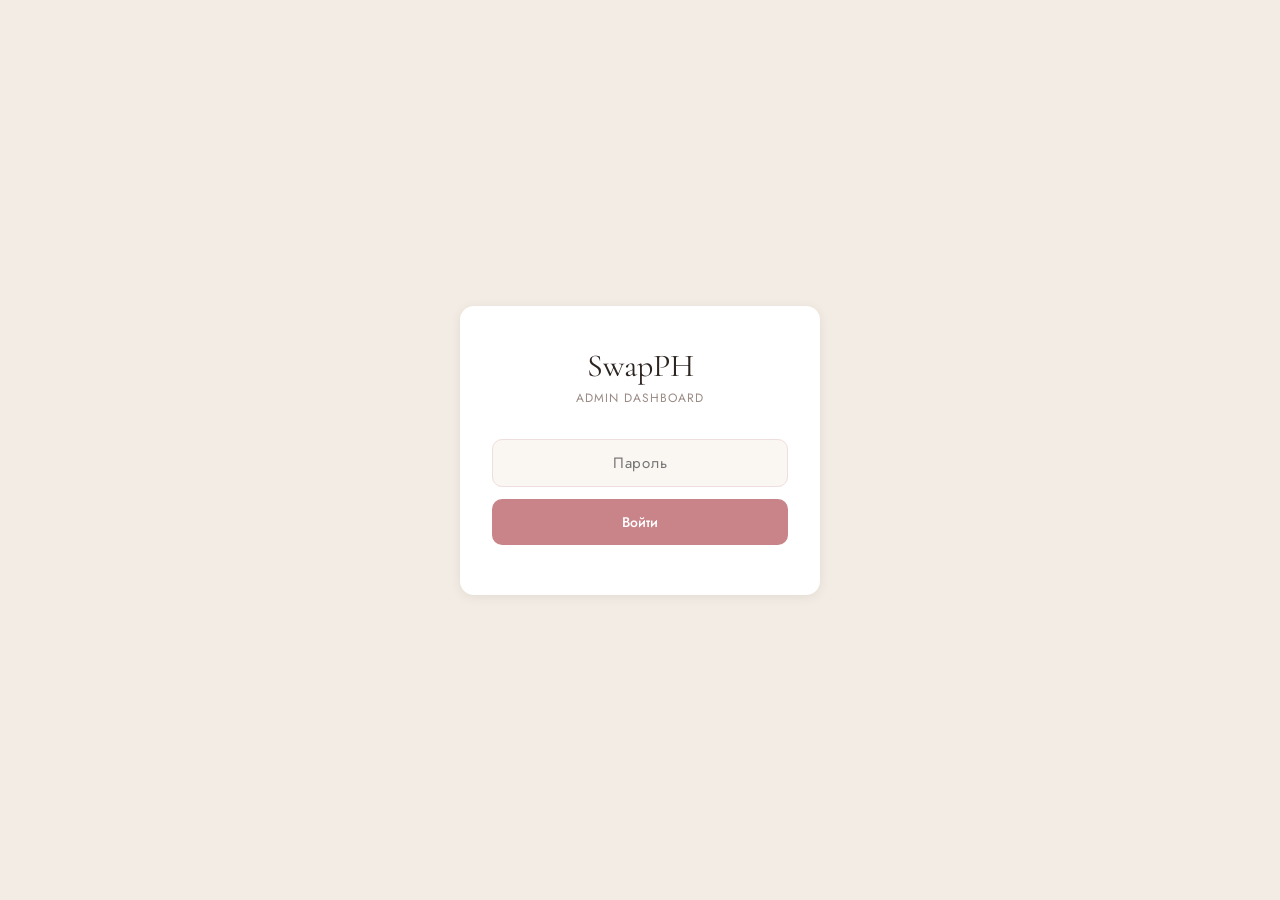
<file: admin.html>
<!DOCTYPE html>
<html lang="ru">
<head>
  <meta charset="UTF-8">
  <meta name="viewport" content="width=device-width, initial-scale=1.0">
  <title>SwapPH Admin</title>
  <link rel="preconnect" href="https://fonts.googleapis.com">
  <link href="https://fonts.googleapis.com/css2?family=Cormorant+Garamond:wght@400;500;600&family=Jost:wght@300;400;500&display=swap" rel="stylesheet">
  <style>
    *, *::before, *::after { box-sizing: border-box; margin: 0; padding: 0; }

    :root {
      --rose: #c9848a;
      --rose-dusty: #a8636a;
      --rose-light: #f0dde0;
      --cream: #faf6f1;
      --sand: #f2ece4;
      --text: #2c2420;
      --text-muted: #9a8a85;
      --white: #ffffff;
      --radius: 14px;
      --shadow: 0 2px 12px rgba(0,0,0,0.07);
      --font-display: 'Cormorant Garamond', serif;
      --font-body: 'Jost', sans-serif;
    }

    body {
      font-family: var(--font-body);
      background: var(--sand);
      color: var(--text);
      min-height: 100vh;
    }

    /* LOGIN */
    .login-screen {
      display: flex;
      align-items: center;
      justify-content: center;
      min-height: 100vh;
      padding: 20px;
    }

    .login-card {
      background: var(--white);
      border-radius: var(--radius);
      padding: 40px 32px;
      width: 100%;
      max-width: 360px;
      box-shadow: var(--shadow);
      text-align: center;
    }

    .login-logo {
      font-family: var(--font-display);
      font-size: 32px;
      margin-bottom: 4px;
    }

    .login-sub {
      font-size: 12px;
      color: var(--text-muted);
      text-transform: uppercase;
      letter-spacing: 0.08em;
      margin-bottom: 32px;
    }

    .login-input {
      width: 100%;
      padding: 12px 16px;
      border: 1px solid var(--rose-light);
      border-radius: 10px;
      font-family: var(--font-body);
      font-size: 15px;
      outline: none;
      background: var(--cream);
      color: var(--text);
      margin-bottom: 12px;
      text-align: center;
      letter-spacing: 0.05em;
      transition: border-color 0.2s;
    }

    .login-input:focus { border-color: var(--rose); }

    .login-btn {
      width: 100%;
      padding: 13px;
      background: var(--rose);
      color: white;
      border: none;
      border-radius: 10px;
      font-family: var(--font-body);
      font-size: 14px;
      font-weight: 500;
      cursor: pointer;
      transition: background 0.2s;
    }

    .login-btn:hover { background: var(--rose-dusty); }
    .login-error { color: var(--rose-dusty); font-size: 13px; margin-top: 10px; }

    /* DASHBOARD */
    .dashboard { display: none; max-width: 900px; margin: 0 auto; padding: 32px 20px 60px; }

    .dash-header {
      display: flex;
      align-items: baseline;
      gap: 16px;
      margin-bottom: 8px;
    }

    .dash-logo { font-family: var(--font-display); font-size: 32px; }
    .dash-subtitle { font-size: 11px; color: var(--text-muted); text-transform: uppercase; letter-spacing: 0.08em; }

    .dash-meta {
      font-size: 12px;
      color: var(--text-muted);
      margin-bottom: 28px;
    }

    .metrics-grid {
      display: grid;
      grid-template-columns: repeat(4, 1fr);
      gap: 12px;
      margin-bottom: 28px;
    }

    @media (max-width: 600px) {
      .metrics-grid { grid-template-columns: 1fr 1fr; }
    }

    .metric-card {
      background: var(--white);
      border-radius: var(--radius);
      padding: 20px 16px;
      box-shadow: var(--shadow);
      text-align: center;
    }

    .metric-value {
      font-family: var(--font-display);
      font-size: 48px;
      color: var(--rose-dusty);
      line-height: 1;
      margin-bottom: 8px;
    }

    .metric-label {
      font-size: 11px;
      color: var(--text-muted);
      text-transform: uppercase;
      letter-spacing: 0.05em;
    }

    .section-title {
      font-size: 11px;
      color: var(--text-muted);
      text-transform: uppercase;
      letter-spacing: 0.08em;
      margin-bottom: 12px;
    }

    .type-row {
      display: flex;
      gap: 10px;
      flex-wrap: wrap;
      margin-bottom: 6px;
    }

    .badge {
      display: inline-block;
      font-size: 12px;
      font-weight: 500;
      padding: 5px 14px;
      border-radius: 20px;
      letter-spacing: 0.03em;
    }

    .badge-swap { background: var(--cream); border: 1px solid var(--rose-light); color: var(--rose-dusty); }
    .badge-sale { background: var(--rose); color: white; }
    .badge-free { background: #e8f0e6; color: #5a7a52; }
    .badge-week { background: var(--sand); color: var(--text-muted); border: 1px solid var(--rose-light); }

    .new-week {
      font-size: 12px;
      color: var(--rose-dusty);
      margin: 8px 0 28px;
    }

    .recent-section {
      background: var(--white);
      border-radius: var(--radius);
      box-shadow: var(--shadow);
      overflow: hidden;
      margin-bottom: 20px;
    }

    .recent-header {
      padding: 16px 20px 12px;
      border-bottom: 1px solid var(--rose-light);
    }

    .listing-row {
      display: flex;
      align-items: center;
      gap: 14px;
      padding: 12px 20px;
      border-bottom: 1px solid var(--rose-light);
      cursor: pointer;
      transition: background 0.15s;
      text-decoration: none;
      color: inherit;
    }

    .listing-row:last-child { border-bottom: none; }
    .listing-row:hover { background: var(--cream); }

    .listing-thumb {
      width: 48px;
      height: 48px;
      border-radius: 8px;
      overflow: hidden;
      flex-shrink: 0;
      background: var(--rose-light);
    }

    .listing-thumb img { width: 100%; height: 100%; object-fit: cover; }

    .listing-info { flex: 1; }
    .listing-title-text { font-size: 14px; font-weight: 500; margin-bottom: 2px; overflow: hidden; white-space: nowrap; text-overflow: ellipsis; }
    .listing-date { font-size: 11px; color: var(--text-muted); }

    .badge-sm { font-size: 10px; padding: 3px 10px; }

    .actions {
      display: flex;
      gap: 10px;
      align-items: center;
    }

    .btn-refresh {
      padding: 10px 20px;
      background: transparent;
      border: 1px solid var(--rose-light);
      border-radius: 10px;
      font-family: var(--font-body);
      font-size: 13px;
      color: var(--rose-dusty);
      cursor: pointer;
      transition: all 0.2s;
    }

    .btn-refresh:hover { background: var(--rose-light); }

    .btn-logout {
      padding: 10px 20px;
      background: transparent;
      border: 1px solid var(--rose-light);
      border-radius: 10px;
      font-family: var(--font-body);
      font-size: 13px;
      color: var(--text-muted);
      cursor: pointer;
    }

    .spinner {
      display: inline-block;
      width: 14px; height: 14px;
      border: 2px solid var(--rose-light);
      border-top-color: var(--rose);
      border-radius: 50%;
      animation: spin 0.7s linear infinite;
      vertical-align: middle;
      margin-right: 6px;
    }

    @keyframes spin { to { transform: rotate(360deg); } }

    .btn-hide {
      padding: 5px 12px;
      background: transparent;
      border: 1px solid var(--rose-light);
      border-radius: 8px;
      font-family: var(--font-body);
      font-size: 12px;
      color: var(--text-muted);
      cursor: pointer;
      flex-shrink: 0;
      transition: all 0.15s;
    }
    .btn-hide:hover { background: var(--rose-light); color: var(--rose-dusty); }
    .btn-hide:disabled { opacity: 0.5; cursor: not-allowed; }
  </style>
</head>
<body>

  <!-- LOGIN -->
  <div class="login-screen" id="login-screen">
    <div class="login-card">
      <div class="login-logo">SwapPH</div>
      <div class="login-sub">Admin Dashboard</div>
      <input type="password" class="login-input" id="password-input" placeholder="Пароль" autocomplete="current-password">
      <button class="login-btn" id="login-btn">Войти</button>
      <div class="login-error" id="login-error"></div>
    </div>
  </div>

  <!-- DASHBOARD -->
  <div class="dashboard" id="dashboard">
    <div class="dash-header">
      <span class="dash-logo">SwapPH</span>
      <span class="dash-subtitle">Admin Dashboard</span>
    </div>
    <div class="dash-meta" id="dash-meta">Загрузка...</div>

    <div class="metrics-grid" id="metrics-grid">
      <div class="metric-card"><div class="metric-value">—</div><div class="metric-label">Пользователей</div></div>
      <div class="metric-card"><div class="metric-value">—</div><div class="metric-label">Активных</div></div>
      <div class="metric-card"><div class="metric-value">—</div><div class="metric-label">Хотят</div></div>
      <div class="metric-card"><div class="metric-value">—</div><div class="metric-label">Avg wants</div></div>
    </div>

    <p class="section-title">По городам</p>
    <div class="metrics-grid" id="city-grid" style="margin-bottom: 28px"></div>

    <p class="section-title">По типу</p>
    <div class="type-row" id="type-row"></div>
    <div class="new-week" id="new-week"></div>

    <div class="recent-section">
      <div class="recent-header">
        <p class="section-title" style="margin:0">Последние объявления</p>
      </div>
      <div id="recent-list"></div>
    </div>

    <div class="actions">
      <button class="btn-refresh" id="refresh-btn">↺ Обновить</button>
      <button class="btn-logout" id="logout-btn">Выйти</button>
    </div>
  </div>

  <script>
    const ENDPOINT = 'https://aoasoksilellqvkfwcal.supabase.co/functions/v1/swapph-metrics';
    const ADMIN_ENDPOINT = 'https://aoasoksilellqvkfwcal.supabase.co/functions/v1/swapph-admin';
    const SESSION_KEY = 'swapph_admin_pw';

    const loginScreen = document.getElementById('login-screen');
    const dashboard   = document.getElementById('dashboard');
    const pwInput     = document.getElementById('password-input');
    const loginBtn    = document.getElementById('login-btn');
    const loginError  = document.getElementById('login-error');

    function formatDate(str) {
      return new Date(str).toLocaleDateString('ru-RU', { day: 'numeric', month: 'short', year: 'numeric' });
    }

    async function fetchMetrics(password) {
      const res = await fetch(ENDPOINT, {
        method: 'POST',
        headers: { 'Content-Type': 'application/json' },
        body: JSON.stringify({ password }),
      });
      const data = await res.json();
      if (!res.ok) throw new Error(data.error || 'Ошибка');
      return data;
    }

    const CITY_META = {
      phangan:   { name: 'Koh Phangan', emoji: '🌴' },
      samui:     { name: 'Koh Samui',   emoji: '🏝️' },
      bali:      { name: 'Bali',        emoji: '🌺' },
      chiangmai: { name: 'Chiang Mai',  emoji: '🐘' },
      danang:    { name: 'Da Nang',     emoji: '🌊' },
    };

    function renderDashboard(m) {
      const avg = m.listings.active > 0 ? (m.wants / m.listings.active).toFixed(1) : '—';

      document.getElementById('dash-meta').textContent =
        'Обновлено: ' + new Date().toLocaleString('ru-RU');

      document.getElementById('metrics-grid').innerHTML = `
        <div class="metric-card"><div class="metric-value">${m.users}</div><div class="metric-label">Пользователей</div></div>
        <div class="metric-card"><div class="metric-value">${m.listings.active}</div><div class="metric-label">Активных</div></div>
        <div class="metric-card"><div class="metric-value">${m.wants}</div><div class="metric-label">Хотят</div></div>
        <div class="metric-card"><div class="metric-value">${avg}</div><div class="metric-label">Avg wants</div></div>
      `;

      const breakdown = Array.isArray(m.cityBreakdown) ? m.cityBreakdown : [];
      document.getElementById('city-grid').innerHTML = breakdown.map(c => {
        const meta = CITY_META[c.slug] || { name: c.slug, emoji: '📍' };
        return `
          <div class="metric-card" style="text-align:left;padding:16px">
            <div style="font-size:15px;font-weight:500;margin-bottom:12px">${meta.emoji} ${meta.name}</div>
            <div style="display:flex;gap:20px">
              <div>
                <div class="metric-value" style="font-size:36px">${c.users}</div>
                <div class="metric-label">users</div>
              </div>
              <div>
                <div class="metric-value" style="font-size:36px">${c.listings}</div>
                <div class="metric-label">listings</div>
              </div>
            </div>
          </div>
        `;
      }).join('');

      document.getElementById('type-row').innerHTML = `
        <span class="badge badge-swap">Обмен: ${m.listings.swap}</span>
        <span class="badge badge-sale">Продажа: ${m.listings.sale}</span>
        <span class="badge badge-free">Бесплатно: ${m.listings.free}</span>
      `;

      document.getElementById('new-week').textContent =
        `+ ${m.listings.newThisWeek} новых за 7 дней`;

      document.getElementById('recent-list').innerHTML = m.recent.map(l => {
        const photo = (l.listing_photos || [])
          .sort((a, b) => a.order_index - b.order_index)[0]?.url;
        const hidden = l.is_hidden;
        return `
          <div class="listing-row" style="${hidden ? 'opacity:0.45' : ''}">
            <a href="listing.html?id=${l.id}" target="_blank" style="display:flex;align-items:center;gap:14px;flex:1;min-width:0;text-decoration:none;color:inherit">
              <div class="listing-thumb">
                ${photo ? `<img src="${photo}" alt="">` : ''}
              </div>
              <div class="listing-info">
                <div class="listing-title-text">${l.title}${hidden ? ' <span style="font-size:10px;color:#c9848a">[hidden]</span>' : ''}</div>
                <div class="listing-date">${formatDate(l.created_at)}</div>
              </div>
              <span class="badge badge-${l.type} badge-sm">${l.type}</span>
            </a>
            <button class="btn-hide" data-id="${l.id}" data-hidden="${hidden}" onclick="toggleHide(this)">
              ${hidden ? 'Show' : 'Hide'}
            </button>
          </div>
        `;
      }).join('');

      // attach hide handlers
      document.querySelectorAll('.btn-hide').forEach(btn => {
        btn.addEventListener('click', () => toggleHide(btn));
      });
    }

    async function login(password) {
      loginBtn.innerHTML = '<span class="spinner"></span>';
      loginError.textContent = '';
      try {
        const m = await fetchMetrics(password);
        localStorage.setItem(SESSION_KEY, password);
        loginScreen.style.display = 'none';
        dashboard.style.display = 'block';
        renderDashboard(m);
      } catch (e) {
        loginError.textContent = e.message === 'Unauthorized' ? 'Неверный пароль' : e.message;
        loginBtn.textContent = 'Войти';
      }
    }

    async function refresh() {
      const pw = localStorage.getItem(SESSION_KEY);
      if (!pw) return;
      document.getElementById('refresh-btn').innerHTML = '<span class="spinner"></span> Обновить';
      try {
        const m = await fetchMetrics(pw);
        renderDashboard(m);
      } finally {
        document.getElementById('refresh-btn').textContent = '↺ Обновить';
      }
    }

    async function toggleHide(btn) {
      const listingId = btn.dataset.id;
      const pw = localStorage.getItem(SESSION_KEY);
      btn.disabled = true;
      btn.textContent = '...';
      try {
        const res = await fetch(ADMIN_ENDPOINT, {
          method: 'POST',
          headers: { 'Content-Type': 'application/json' },
          body: JSON.stringify({ action: 'toggle_hide', listingId, password: pw }),
        });
        const data = await res.json();
        if (!res.ok) throw new Error(data.error);
        btn.dataset.hidden = data.is_hidden ? 'true' : 'false';
        btn.textContent = data.is_hidden ? 'Show' : 'Hide';
        const row = btn.closest('.listing-row');
        row.style.opacity = data.is_hidden ? '0.45' : '1';
        const titleEl = row.querySelector('.listing-title-text');
        const hiddenTag = titleEl.querySelector('span');
        if (data.is_hidden && !hiddenTag) {
          titleEl.insertAdjacentHTML('beforeend', ' <span style="font-size:10px;color:#c9848a">[hidden]</span>');
        } else if (!data.is_hidden && hiddenTag) {
          hiddenTag.remove();
        }
      } catch (e) {
        btn.textContent = 'Error';
        setTimeout(() => { btn.disabled = false; btn.textContent = btn.dataset.hidden === 'true' ? 'Show' : 'Hide'; }, 2000);
        return;
      }
      btn.disabled = false;
    }

    loginBtn.addEventListener('click', () => login(pwInput.value));
    pwInput.addEventListener('keydown', e => { if (e.key === 'Enter') login(pwInput.value); });
    document.getElementById('refresh-btn').addEventListener('click', refresh);
    document.getElementById('logout-btn').addEventListener('click', () => {
      localStorage.removeItem(SESSION_KEY);
      location.reload();
    });

    // Auto-login if session saved
    const saved = localStorage.getItem(SESSION_KEY);
    if (saved) {
      loginScreen.style.display = 'none';
      dashboard.style.display = 'block';
      document.getElementById('dash-meta').textContent = 'Загрузка...';
      fetchMetrics(saved).then(renderDashboard).catch(() => {
        localStorage.removeItem(SESSION_KEY);
        location.reload();
      });
    }
  </script>
</body>
</html>
</file>
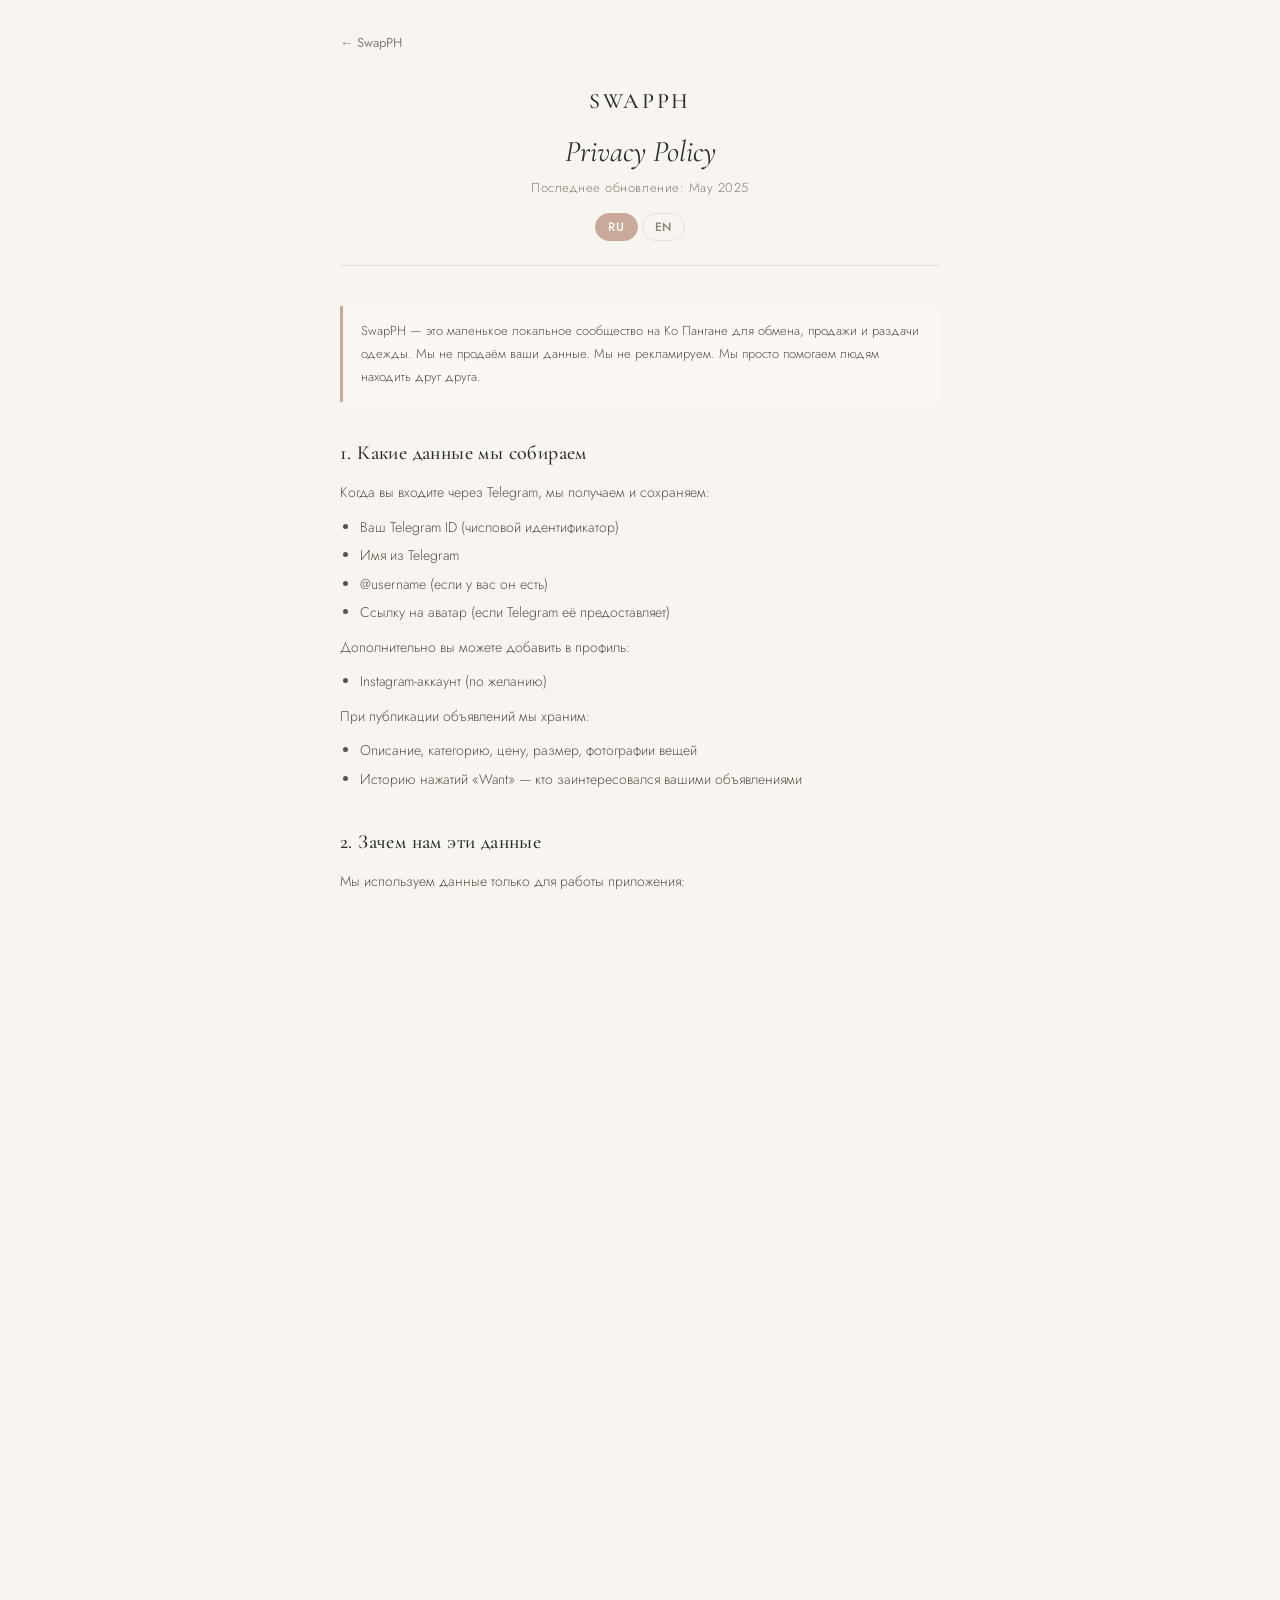
<file: privacy.html>
<!DOCTYPE html>
<html lang="ru">
<head>
  <meta charset="UTF-8" />
  <meta name="viewport" content="width=device-width, initial-scale=1.0, viewport-fit=cover" />
  <title>Privacy Policy — SwapPH</title>
  <link rel="preconnect" href="https://fonts.googleapis.com" />
  <link rel="preconnect" href="https://fonts.gstatic.com" crossorigin />
  <link href="https://fonts.googleapis.com/css2?family=Cormorant+Garamond:ital,wght@0,400;0,500;0,600;1,400&family=Jost:wght@300;400;500&display=swap" rel="stylesheet" />
  <link rel="stylesheet" href="css/main.css" />
  <link rel="stylesheet" href="css/components.css" />
  <style>
    .legal-page {
      max-width: 640px;
      margin: 0 auto;
      padding: 32px 20px 100px;
    }

    .legal-header {
      text-align: center;
      margin-bottom: 40px;
      padding-bottom: 24px;
      border-bottom: 1px solid var(--border, #e8e0d5);
    }

    .legal-logo {
      font-family: 'Cormorant Garamond', serif;
      font-size: 22px;
      font-weight: 500;
      letter-spacing: 0.12em;
      text-transform: uppercase;
      color: var(--text-primary, #2c2c2c);
      text-decoration: none;
      display: inline-block;
      margin-bottom: 16px;
    }

    .legal-title {
      font-family: 'Cormorant Garamond', serif;
      font-size: 30px;
      font-weight: 400;
      font-style: italic;
      color: var(--text-primary, #2c2c2c);
      margin: 0 0 8px;
      line-height: 1.2;
    }

    .legal-date {
      font-family: 'Jost', sans-serif;
      font-size: 13px;
      font-weight: 300;
      color: var(--text-muted, #8a7f74);
      letter-spacing: 0.04em;
    }

    .lang-toggle {
      display: flex;
      gap: 4px;
      justify-content: center;
      margin-top: 16px;
    }

    .lang-btn {
      font-family: 'Jost', sans-serif;
      font-size: 12px;
      font-weight: 500;
      letter-spacing: 0.08em;
      text-transform: uppercase;
      padding: 4px 12px;
      border-radius: 20px;
      border: 1px solid var(--border, #e8e0d5);
      background: transparent;
      color: var(--text-muted, #8a7f74);
      cursor: pointer;
      transition: all 0.2s;
    }

    .lang-btn.active {
      background: var(--accent, #c9a99a);
      border-color: var(--accent, #c9a99a);
      color: #fff;
    }

    .legal-section {
      margin-bottom: 36px;
    }

    .legal-section h2 {
      font-family: 'Cormorant Garamond', serif;
      font-size: 20px;
      font-weight: 500;
      color: var(--text-primary, #2c2c2c);
      margin: 0 0 12px;
      letter-spacing: 0.02em;
    }

    .legal-section p,
    .legal-section li {
      font-family: 'Jost', sans-serif;
      font-size: 14px;
      font-weight: 300;
      line-height: 1.75;
      color: var(--text-secondary, #5a5248);
      margin: 0 0 10px;
    }

    .legal-section ul {
      padding-left: 20px;
      margin: 8px 0 10px;
    }

    .legal-section li {
      margin-bottom: 4px;
    }

    .legal-section a {
      color: var(--accent, #c9a99a);
      text-decoration: none;
      border-bottom: 1px solid currentColor;
    }

    .legal-highlight {
      background: var(--surface, #faf7f4);
      border-left: 3px solid var(--accent, #c9a99a);
      padding: 14px 18px;
      border-radius: 0 8px 8px 0;
      margin: 16px 0;
    }

    .legal-highlight p {
      margin: 0;
      font-size: 13px;
    }

    .legal-contact {
      background: var(--surface, #faf7f4);
      border: 1px solid var(--border, #e8e0d5);
      border-radius: 12px;
      padding: 20px;
      text-align: center;
      margin-top: 40px;
    }

    .legal-contact p {
      font-family: 'Jost', sans-serif;
      font-size: 13px;
      color: var(--text-muted, #8a7f74);
      margin: 0 0 12px;
    }

    .legal-contact a {
      font-family: 'Jost', sans-serif;
      font-size: 14px;
      font-weight: 500;
      color: var(--accent, #c9a99a);
      text-decoration: none;
      letter-spacing: 0.02em;
    }

    .back-link {
      display: inline-flex;
      align-items: center;
      gap: 6px;
      font-family: 'Jost', sans-serif;
      font-size: 13px;
      font-weight: 400;
      color: var(--text-muted, #8a7f74);
      text-decoration: none;
      margin-bottom: 32px;
    }

    .back-link:hover {
      color: var(--text-primary, #2c2c2c);
    }

    /* Language visibility */
    [data-lang] { display: none; }
    body.lang-ru [data-lang="ru"] { display: block; }
    body.lang-en [data-lang="en"] { display: block; }
    body.lang-ru [data-lang="ru"].inline { display: inline; }
    body.lang-en [data-lang="en"].inline { display: inline; }
    li[data-lang] { display: none; }
    body.lang-ru li[data-lang="ru"] { display: list-item; }
    body.lang-en li[data-lang="en"] { display: list-item; }

    /* Fallback if no CSS vars (standalone use) */
    :root {
      --bg: #f8f4ef;
      --surface: #faf7f4;
      --border: #e8e0d5;
      --text-primary: #2c2c2c;
      --text-secondary: #5a5248;
      --text-muted: #8a7f74;
      --accent: #c9a99a;
    }

    body {
      background: var(--bg, #f8f4ef);
    }
  </style>
</head>
<body class="lang-ru">

  <div class="legal-page">

    <a href="index.html" class="back-link">← SwapPH</a>

    <div class="legal-header">
      <div class="legal-logo">SwapPH</div>
      <h1 class="legal-title">Privacy Policy</h1>
      <div class="legal-date">
        <span data-lang="ru" class="inline">Последнее обновление:</span>
        <span data-lang="en" class="inline">Last updated:</span>
        May 2025
      </div>
      <div class="lang-toggle">
        <button class="lang-btn active" onclick="setLang('ru')">RU</button>
        <button class="lang-btn" onclick="setLang('en')">EN</button>
      </div>
    </div>

    <!-- INTRO -->
    <div class="legal-section">
      <div data-lang="ru">
        <div class="legal-highlight">
          <p>SwapPH — это маленькое локальное сообщество на Ко Пангане для обмена, продажи и раздачи одежды. Мы не продаём ваши данные. Мы не рекламируем. Мы просто помогаем людям находить друг друга.</p>
        </div>
      </div>
      <div data-lang="en">
        <div class="legal-highlight">
          <p>SwapPH is a small local community on Koh Phangan for swapping, selling, and giving away clothes. We don't sell your data. We don't advertise. We simply help people connect with each other.</p>
        </div>
      </div>
    </div>

    <!-- SECTION 1 -->
    <div class="legal-section">
      <h2>
        <span data-lang="ru" class="inline">1. Какие данные мы собираем</span>
        <span data-lang="en" class="inline">1. What data we collect</span>
      </h2>

      <div data-lang="ru">
        <p>Когда вы входите через Telegram, мы получаем и сохраняем:</p>
        <ul>
          <li data-lang="ru">Ваш Telegram ID (числовой идентификатор)</li>
          <li data-lang="ru">Имя из Telegram</li>
          <li data-lang="ru">@username (если у вас он есть)</li>
          <li data-lang="ru">Ссылку на аватар (если Telegram её предоставляет)</li>
        </ul>
        <p>Дополнительно вы можете добавить в профиль:</p>
        <ul>
          <li data-lang="ru">Instagram-аккаунт (по желанию)</li>
        </ul>
        <p>При публикации объявлений мы храним:</p>
        <ul>
          <li data-lang="ru">Описание, категорию, цену, размер, фотографии вещей</li>
          <li data-lang="ru">Историю нажатий «Want» — кто заинтересовался вашими объявлениями</li>
        </ul>
      </div>

      <div data-lang="en">
        <p>When you sign in via Telegram, we receive and store:</p>
        <ul>
          <li data-lang="en">Your Telegram ID (numeric identifier)</li>
          <li data-lang="en">Your name from Telegram</li>
          <li data-lang="en">Your @username (if you have one)</li>
          <li data-lang="en">Profile photo URL (if Telegram provides it)</li>
        </ul>
        <p>You may also add to your profile:</p>
        <ul>
          <li data-lang="en">Instagram account (optional)</li>
        </ul>
        <p>When you post listings, we store:</p>
        <ul>
          <li data-lang="en">Description, category, price, size, and photos</li>
          <li data-lang="en">Want history — who expressed interest in your listings</li>
        </ul>
      </div>
    </div>

    <!-- SECTION 2 -->
    <div class="legal-section">
      <h2>
        <span data-lang="ru" class="inline">2. Зачем нам эти данные</span>
        <span data-lang="en" class="inline">2. Why we need this data</span>
      </h2>

      <div data-lang="ru">
        <p>Мы используем данные только для работы приложения:</p>
        <ul>
          <li data-lang="ru">Авторизация — чтобы вы могли войти без пароля</li>
          <li data-lang="ru">Публикация объявлений — чтобы другие видели ваши вещи</li>
          <li data-lang="ru">Уведомления — чтобы вы знали, когда кто-то нажал Want</li>
          <li data-lang="ru">Связь — чтобы заинтересованные могли написать вам в Telegram</li>
        </ul>
        <p>Мы не используем ваши данные для рекламы, аналитики третьих сторон или продажи.</p>
      </div>

      <div data-lang="en">
        <p>We use data only to operate the app:</p>
        <ul>
          <li data-lang="en">Authentication — so you can sign in without a password</li>
          <li data-lang="en">Listing display — so others can see your items</li>
          <li data-lang="en">Notifications — so you know when someone pressed Want</li>
          <li data-lang="en">Contact — so interested buyers can message you on Telegram</li>
        </ul>
        <p>We do not use your data for advertising, third-party analytics, or sale.</p>
      </div>
    </div>

    <!-- SECTION 3 -->
    <div class="legal-section">
      <h2>
        <span data-lang="ru" class="inline">3. Где хранятся данные</span>
        <span data-lang="en" class="inline">3. Where data is stored</span>
      </h2>

      <div data-lang="ru">
        <p>Данные хранятся в Supabase — облачной базе данных (PostgreSQL). Серверы Supabase находятся в регионе, который мы выбрали при создании проекта. Данные передаются по зашифрованному соединению (HTTPS).</p>
        <p>Фотографии хранятся в Supabase Storage — публичном бакете. Это означает, что прямая ссылка на фото доступна любому, кто её знает.</p>
      </div>

      <div data-lang="en">
        <p>Data is stored in Supabase — a cloud database (PostgreSQL). Supabase servers are located in the region we selected when creating the project. Data is transmitted over an encrypted connection (HTTPS).</p>
        <p>Photos are stored in Supabase Storage — a public bucket. This means a direct photo URL is accessible to anyone who has it.</p>
      </div>
    </div>

    <!-- SECTION 4 -->
    <div class="legal-section">
      <h2>
        <span data-lang="ru" class="inline">4. Доступ к данным</span>
        <span data-lang="en" class="inline">4. Data access</span>
      </h2>

      <div data-lang="ru">
        <p>Ваши объявления видны всем зарегистрированным пользователям приложения. Ваш Telegram username отображается заинтересованным покупателям — это основной способ связи на платформе.</p>
        <p>Мы не передаём ваши данные третьим лицам, рекламодателям или партнёрам.</p>
      </div>

      <div data-lang="en">
        <p>Your listings are visible to all registered users of the app. Your Telegram username is shown to interested buyers — this is the primary way to communicate on the platform.</p>
        <p>We do not share your data with third parties, advertisers, or partners.</p>
      </div>
    </div>

    <!-- SECTION 5 -->
    <div class="legal-section">
      <h2>
        <span data-lang="ru" class="inline">5. Как удалить свои данные</span>
        <span data-lang="en" class="inline">5. How to delete your data</span>
      </h2>

      <div data-lang="ru">
        <p>Вы можете управлять своими данными в любой момент:</p>
        <ul>
          <li data-lang="ru"><strong>Удалить объявление</strong> — в профиле, через кнопку на карточке</li>
          <li data-lang="ru"><strong>Скрыть себя из ленты</strong> — переключатель «Available» в профиле</li>
          <li data-lang="ru"><strong>Удалить аккаунт</strong> — напишите нам (см. контакт ниже), и мы удалим все ваши данные в течение 7 дней</li>
        </ul>
        <p>При удалении аккаунта удаляются: профиль, все объявления, фотографии и история wants.</p>
      </div>

      <div data-lang="en">
        <p>You can manage your data at any time:</p>
        <ul>
          <li data-lang="en"><strong>Delete a listing</strong> — in your profile, via the card button</li>
          <li data-lang="en"><strong>Hide yourself from the feed</strong> — toggle "Available" in your profile</li>
          <li data-lang="en"><strong>Delete your account</strong> — contact us (see below), and we'll remove all your data within 7 days</li>
        </ul>
        <p>Account deletion removes: your profile, all listings, photos, and want history.</p>
      </div>
    </div>

    <!-- SECTION 6 -->
    <div class="legal-section">
      <h2>
        <span data-lang="ru" class="inline">6. Дети</span>
        <span data-lang="en" class="inline">6. Children</span>
      </h2>

      <div data-lang="ru">
        <p>Приложение не предназначено для детей младше 13 лет. Если вам меньше 13 — пожалуйста, не используйте SwapPH.</p>
      </div>

      <div data-lang="en">
        <p>The app is not intended for children under 13. If you are under 13, please do not use SwapPH.</p>
      </div>
    </div>

    <!-- SECTION 7 -->
    <div class="legal-section">
      <h2>
        <span data-lang="ru" class="inline">7. Изменения в политике</span>
        <span data-lang="en" class="inline">7. Changes to this policy</span>
      </h2>

      <div data-lang="ru">
        <p>Если мы существенно изменим эту политику — уведомим через бот @alexakpg_BOT или обновим дату вверху страницы. Продолжение использования приложения после изменений означает согласие с ними.</p>
      </div>

      <div data-lang="en">
        <p>If we make significant changes to this policy, we'll notify you via @alexakpg_BOT or update the date at the top of this page. Continued use of the app after changes means you agree to them.</p>
      </div>
    </div>

    <!-- CONTACT -->
    <div class="legal-contact">
      <div data-lang="ru">
        <p>Вопросы по приватности? Запрос на удаление данных?</p>
      </div>
      <div data-lang="en">
        <p>Privacy questions? Data deletion request?</p>
      </div>
      <a href="https://t.me/alexakpg_BOT">Написать в Telegram →</a>
    </div>

  </div>

  <script>
    function setLang(lang) {
      document.body.className = 'lang-' + lang;
      document.querySelectorAll('.lang-btn').forEach(btn => {
        btn.classList.toggle('active', btn.textContent.toLowerCase() === lang);
      });
      try { localStorage.setItem('swapph_lang', lang); } catch(e) {}
    }

    // Restore saved language
    try {
      const saved = localStorage.getItem('swapph_lang');
      if (saved === 'en') setLang('en');
    } catch(e) {}
  </script>

</body>
</html>
</file>
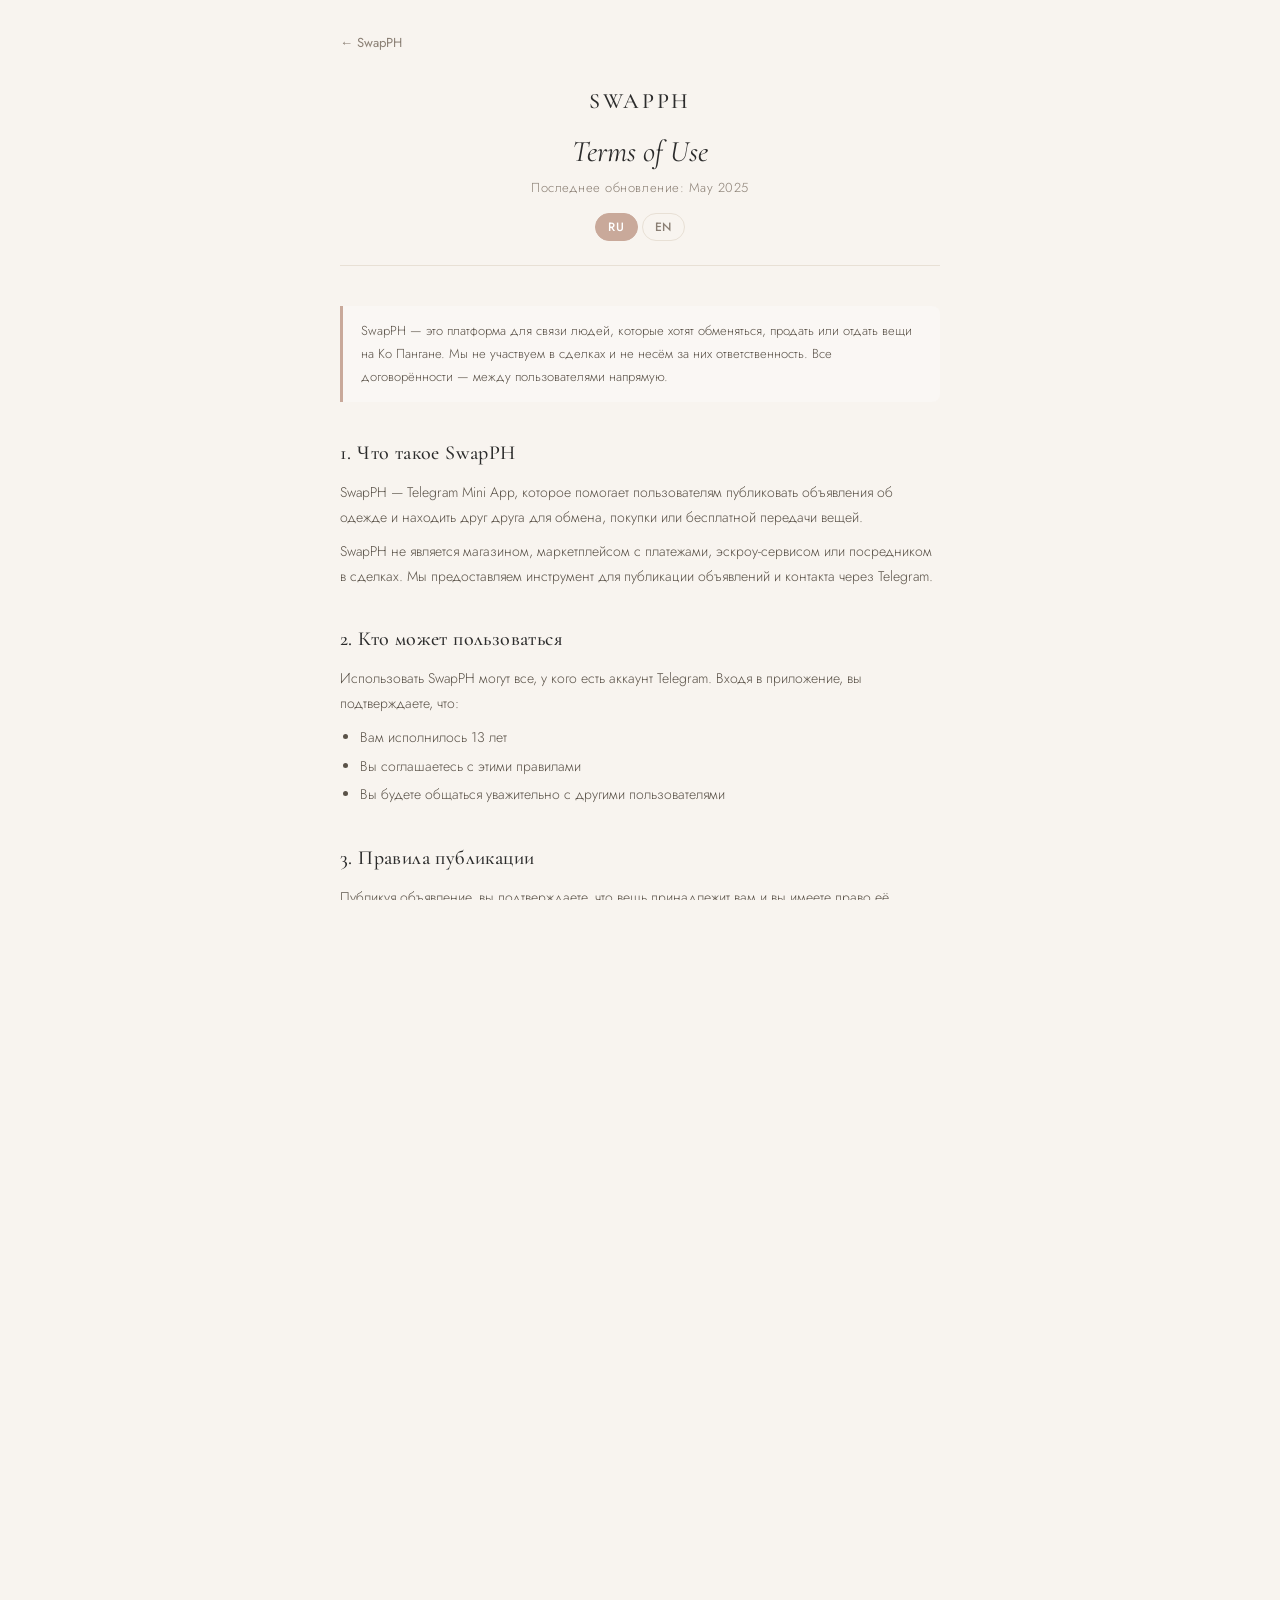
<file: terms.html>
<!DOCTYPE html>
<html lang="ru">
<head>
  <meta charset="UTF-8" />
  <meta name="viewport" content="width=device-width, initial-scale=1.0, viewport-fit=cover" />
  <title>Terms of Use — SwapPH</title>
  <link rel="preconnect" href="https://fonts.googleapis.com" />
  <link rel="preconnect" href="https://fonts.gstatic.com" crossorigin />
  <link href="https://fonts.googleapis.com/css2?family=Cormorant+Garamond:ital,wght@0,400;0,500;0,600;1,400&family=Jost:wght@300;400;500&display=swap" rel="stylesheet" />
  <link rel="stylesheet" href="css/main.css" />
  <link rel="stylesheet" href="css/components.css" />
  <style>
    .legal-page {
      max-width: 640px;
      margin: 0 auto;
      padding: 32px 20px 100px;
    }

    .legal-header {
      text-align: center;
      margin-bottom: 40px;
      padding-bottom: 24px;
      border-bottom: 1px solid var(--border, #e8e0d5);
    }

    .legal-logo {
      font-family: 'Cormorant Garamond', serif;
      font-size: 22px;
      font-weight: 500;
      letter-spacing: 0.12em;
      text-transform: uppercase;
      color: var(--text-primary, #2c2c2c);
      text-decoration: none;
      display: inline-block;
      margin-bottom: 16px;
    }

    .legal-title {
      font-family: 'Cormorant Garamond', serif;
      font-size: 30px;
      font-weight: 400;
      font-style: italic;
      color: var(--text-primary, #2c2c2c);
      margin: 0 0 8px;
      line-height: 1.2;
    }

    .legal-date {
      font-family: 'Jost', sans-serif;
      font-size: 13px;
      font-weight: 300;
      color: var(--text-muted, #8a7f74);
      letter-spacing: 0.04em;
    }

    .lang-toggle {
      display: flex;
      gap: 4px;
      justify-content: center;
      margin-top: 16px;
    }

    .lang-btn {
      font-family: 'Jost', sans-serif;
      font-size: 12px;
      font-weight: 500;
      letter-spacing: 0.08em;
      text-transform: uppercase;
      padding: 4px 12px;
      border-radius: 20px;
      border: 1px solid var(--border, #e8e0d5);
      background: transparent;
      color: var(--text-muted, #8a7f74);
      cursor: pointer;
      transition: all 0.2s;
    }

    .lang-btn.active {
      background: var(--accent, #c9a99a);
      border-color: var(--accent, #c9a99a);
      color: #fff;
    }

    .legal-section {
      margin-bottom: 36px;
    }

    .legal-section h2 {
      font-family: 'Cormorant Garamond', serif;
      font-size: 20px;
      font-weight: 500;
      color: var(--text-primary, #2c2c2c);
      margin: 0 0 12px;
      letter-spacing: 0.02em;
    }

    .legal-section p,
    .legal-section li {
      font-family: 'Jost', sans-serif;
      font-size: 14px;
      font-weight: 300;
      line-height: 1.75;
      color: var(--text-secondary, #5a5248);
      margin: 0 0 10px;
    }

    .legal-section ul {
      padding-left: 20px;
      margin: 8px 0 10px;
    }

    .legal-section li {
      margin-bottom: 4px;
    }

    .legal-section a {
      color: var(--accent, #c9a99a);
      text-decoration: none;
      border-bottom: 1px solid currentColor;
    }

    .legal-highlight {
      background: var(--surface, #faf7f4);
      border-left: 3px solid var(--accent, #c9a99a);
      padding: 14px 18px;
      border-radius: 0 8px 8px 0;
      margin: 16px 0;
    }

    .legal-highlight p {
      margin: 0;
      font-size: 13px;
    }

    .legal-forbidden {
      background: var(--surface, #faf7f4);
      border: 1px solid var(--border, #e8e0d5);
      border-radius: 10px;
      padding: 16px 20px;
      margin: 12px 0;
    }

    .legal-forbidden ul {
      padding-left: 20px;
      margin: 0;
    }

    .legal-forbidden li {
      font-family: 'Jost', sans-serif;
      font-size: 14px;
      font-weight: 300;
      line-height: 1.75;
      color: var(--text-secondary, #5a5248);
      margin-bottom: 4px;
    }

    .legal-contact {
      background: var(--surface, #faf7f4);
      border: 1px solid var(--border, #e8e0d5);
      border-radius: 12px;
      padding: 20px;
      text-align: center;
      margin-top: 40px;
    }

    .legal-contact p {
      font-family: 'Jost', sans-serif;
      font-size: 13px;
      color: var(--text-muted, #8a7f74);
      margin: 0 0 12px;
    }

    .legal-contact a {
      font-family: 'Jost', sans-serif;
      font-size: 14px;
      font-weight: 500;
      color: var(--accent, #c9a99a);
      text-decoration: none;
      letter-spacing: 0.02em;
    }

    .back-link {
      display: inline-flex;
      align-items: center;
      gap: 6px;
      font-family: 'Jost', sans-serif;
      font-size: 13px;
      font-weight: 400;
      color: var(--text-muted, #8a7f74);
      text-decoration: none;
      margin-bottom: 32px;
    }

    .back-link:hover {
      color: var(--text-primary, #2c2c2c);
    }

    /* Language visibility */
    [data-lang] { display: none; }
    body.lang-ru [data-lang="ru"] { display: block; }
    body.lang-en [data-lang="en"] { display: block; }
    body.lang-ru [data-lang="ru"].inline { display: inline; }
    body.lang-en [data-lang="en"].inline { display: inline; }
    li[data-lang] { display: none; }
    body.lang-ru li[data-lang="ru"] { display: list-item; }
    body.lang-en li[data-lang="en"] { display: list-item; }

    :root {
      --bg: #f8f4ef;
      --surface: #faf7f4;
      --border: #e8e0d5;
      --text-primary: #2c2c2c;
      --text-secondary: #5a5248;
      --text-muted: #8a7f74;
      --accent: #c9a99a;
    }

    body {
      background: var(--bg, #f8f4ef);
    }
  </style>
</head>
<body class="lang-ru">

  <div class="legal-page">

    <a href="index.html" class="back-link">← SwapPH</a>

    <div class="legal-header">
      <div class="legal-logo">SwapPH</div>
      <h1 class="legal-title">Terms of Use</h1>
      <div class="legal-date">
        <span data-lang="ru" class="inline">Последнее обновление:</span>
        <span data-lang="en" class="inline">Last updated:</span>
        May 2025
      </div>
      <div class="lang-toggle">
        <button class="lang-btn active" onclick="setLang('ru')">RU</button>
        <button class="lang-btn" onclick="setLang('en')">EN</button>
      </div>
    </div>

    <!-- INTRO -->
    <div class="legal-section">
      <div data-lang="ru">
        <div class="legal-highlight">
          <p>SwapPH — это платформа для связи людей, которые хотят обменяться, продать или отдать вещи на Ко Пангане. Мы не участвуем в сделках и не несём за них ответственность. Все договорённости — между пользователями напрямую.</p>
        </div>
      </div>
      <div data-lang="en">
        <div class="legal-highlight">
          <p>SwapPH is a platform for connecting people who want to swap, sell, or give away clothes on Koh Phangan. We are not a party to any transaction and take no responsibility for deals made. All agreements are directly between users.</p>
        </div>
      </div>
    </div>

    <!-- SECTION 1 -->
    <div class="legal-section">
      <h2>
        <span data-lang="ru" class="inline">1. Что такое SwapPH</span>
        <span data-lang="en" class="inline">1. What SwapPH is</span>
      </h2>

      <div data-lang="ru">
        <p>SwapPH — Telegram Mini App, которое помогает пользователям публиковать объявления об одежде и находить друг друга для обмена, покупки или бесплатной передачи вещей.</p>
        <p>SwapPH не является магазином, маркетплейсом с платежами, эскроу-сервисом или посредником в сделках. Мы предоставляем инструмент для публикации объявлений и контакта через Telegram.</p>
      </div>

      <div data-lang="en">
        <p>SwapPH is a Telegram Mini App that helps users post clothing listings and find each other for swaps, purchases, or free giveaways.</p>
        <p>SwapPH is not a shop, a payment marketplace, an escrow service, or a transaction intermediary. We provide a tool for posting listings and connecting through Telegram.</p>
      </div>
    </div>

    <!-- SECTION 2 -->
    <div class="legal-section">
      <h2>
        <span data-lang="ru" class="inline">2. Кто может пользоваться</span>
        <span data-lang="en" class="inline">2. Who can use it</span>
      </h2>

      <div data-lang="ru">
        <p>Использовать SwapPH могут все, у кого есть аккаунт Telegram. Входя в приложение, вы подтверждаете, что:</p>
        <ul>
          <li data-lang="ru">Вам исполнилось 13 лет</li>
          <li data-lang="ru">Вы соглашаетесь с этими правилами</li>
          <li data-lang="ru">Вы будете общаться уважительно с другими пользователями</li>
        </ul>
      </div>

      <div data-lang="en">
        <p>Anyone with a Telegram account can use SwapPH. By signing in, you confirm that:</p>
        <ul>
          <li data-lang="en">You are at least 13 years old</li>
          <li data-lang="en">You agree to these terms</li>
          <li data-lang="en">You will communicate respectfully with other users</li>
        </ul>
      </div>
    </div>

    <!-- SECTION 3 -->
    <div class="legal-section">
      <h2>
        <span data-lang="ru" class="inline">3. Правила публикации</span>
        <span data-lang="en" class="inline">3. Listing rules</span>
      </h2>

      <div data-lang="ru">
        <p>Публикуя объявление, вы подтверждаете, что вещь принадлежит вам и вы имеете право её продать, обменять или отдать.</p>
        <p><strong>На платформе запрещено публиковать:</strong></p>
        <div class="legal-forbidden">
          <ul>
            <li data-lang="ru">Подделки и реплики брендовых вещей</li>
            <li data-lang="ru">Краденые вещи</li>
            <li data-lang="ru">Лекарства, добавки, вещества</li>
            <li data-lang="ru">Оружие и опасные предметы</li>
            <li data-lang="ru">Взрослый контент (18+)</li>
            <li data-lang="ru">Животных и живых существ</li>
            <li data-lang="ru">Спам и повторяющиеся объявления</li>
            <li data-lang="ru">Всё, что нарушает законы Таиланда</li>
          </ul>
        </div>
        <p>Мы оставляем за собой право удалить любое объявление, нарушающее эти правила, без предупреждения.</p>
      </div>

      <div data-lang="en">
        <p>By posting a listing, you confirm that you own the item and have the right to sell, swap, or give it away.</p>
        <p><strong>The following are prohibited on the platform:</strong></p>
        <div class="legal-forbidden">
          <ul>
            <li data-lang="en">Counterfeit or replica branded items</li>
            <li data-lang="en">Stolen goods</li>
            <li data-lang="en">Medications, supplements, or substances</li>
            <li data-lang="en">Weapons or dangerous items</li>
            <li data-lang="en">Adult content (18+)</li>
            <li data-lang="en">Animals or living creatures</li>
            <li data-lang="en">Spam or duplicate listings</li>
            <li data-lang="en">Anything that violates Thai law</li>
          </ul>
        </div>
        <p>We reserve the right to remove any listing that violates these rules without notice.</p>
      </div>
    </div>

    <!-- SECTION 4 -->
    <div class="legal-section">
      <h2>
        <span data-lang="ru" class="inline">4. Ответственность за сделки</span>
        <span data-lang="en" class="inline">4. Responsibility for transactions</span>
      </h2>

      <div data-lang="ru">
        <p>SwapPH — место встречи, а не участник сделки. Это означает:</p>
        <ul>
          <li data-lang="ru">Мы не проверяем состояние вещей и не гарантируем их качество</li>
          <li data-lang="ru">Мы не несём ответственности за несостоявшиеся сделки</li>
          <li data-lang="ru">Мы не разрешаем споры между пользователями</li>
          <li data-lang="ru">Мы не возвращаем деньги — все платежи происходят напрямую между людьми</li>
        </ul>
        <p>Пользуйтесь здравым смыслом: встречайтесь в публичных местах, проверяйте вещь лично перед передачей денег.</p>
      </div>

      <div data-lang="en">
        <p>SwapPH is a meeting point, not a party to any deal. This means:</p>
        <ul>
          <li data-lang="en">We do not verify the condition of items or guarantee their quality</li>
          <li data-lang="en">We are not responsible for failed transactions</li>
          <li data-lang="en">We do not resolve disputes between users</li>
          <li data-lang="en">We do not process refunds — all payments happen directly between people</li>
        </ul>
        <p>Use common sense: meet in public places, inspect the item before handing over money.</p>
      </div>
    </div>

    <!-- SECTION 5 -->
    <div class="legal-section">
      <h2>
        <span data-lang="ru" class="inline">5. Правила поведения</span>
        <span data-lang="en" class="inline">5. Community standards</span>
      </h2>

      <div data-lang="ru">
        <p>SwapPH — маленькое локальное сообщество. Мы ценим уважение и честность. Запрещено:</p>
        <ul>
          <li data-lang="ru">Обманывать других пользователей</li>
          <li data-lang="ru">Использовать чужие фотографии без разрешения</li>
          <li data-lang="ru">Угрожать, харассировать или оскорблять</li>
          <li data-lang="ru">Создавать фейковые аккаунты</li>
          <li data-lang="ru">Намеренно срывать договорённости</li>
        </ul>
        <p>Нарушение правил может привести к блокировке аккаунта.</p>
      </div>

      <div data-lang="en">
        <p>SwapPH is a small local community. We value respect and honesty. The following are prohibited:</p>
        <ul>
          <li data-lang="en">Deceiving other users</li>
          <li data-lang="en">Using others' photos without permission</li>
          <li data-lang="en">Threatening, harassing, or insulting others</li>
          <li data-lang="en">Creating fake accounts</li>
          <li data-lang="en">Intentionally breaking agreements</li>
        </ul>
        <p>Violations may result in account suspension.</p>
      </div>
    </div>

    <!-- SECTION 6 -->
    <div class="legal-section">
      <h2>
        <span data-lang="ru" class="inline">6. Репорты и модерация</span>
        <span data-lang="en" class="inline">6. Reports and moderation</span>
      </h2>

      <div data-lang="ru">
        <p>Если вы видите объявление, нарушающее правила — сообщите нам. Мы рассматриваем репорты и можем удалить объявление или заблокировать пользователя.</p>
        <p>Решения о модерации принимаются на усмотрение команды SwapPH и не оспариваются.</p>
      </div>

      <div data-lang="en">
        <p>If you see a listing that violates these rules — report it to us. We review reports and may remove listings or suspend accounts.</p>
        <p>Moderation decisions are made at SwapPH's sole discretion and are final.</p>
      </div>
    </div>

    <!-- SECTION 7 -->
    <div class="legal-section">
      <h2>
        <span data-lang="ru" class="inline">7. Наши права</span>
        <span data-lang="en" class="inline">7. Our rights</span>
      </h2>

      <div data-lang="ru">
        <p>Мы оставляем за собой право:</p>
        <ul>
          <li data-lang="ru">Удалять любые объявления, нарушающие правила</li>
          <li data-lang="ru">Блокировать пользователей за нарушения</li>
          <li data-lang="ru">Изменять функциональность приложения</li>
          <li data-lang="ru">Приостанавливать работу платформы для технического обслуживания</li>
          <li data-lang="ru">Изменять эти правила с уведомлением через бот</li>
        </ul>
      </div>

      <div data-lang="en">
        <p>We reserve the right to:</p>
        <ul>
          <li data-lang="en">Remove any listings that violate these rules</li>
          <li data-lang="en">Suspend users for violations</li>
          <li data-lang="en">Change app functionality</li>
          <li data-lang="en">Pause the platform for maintenance</li>
          <li data-lang="en">Update these terms with bot notification</li>
        </ul>
      </div>
    </div>

    <!-- SECTION 8 -->
    <div class="legal-section">
      <h2>
        <span data-lang="ru" class="inline">8. Ограничение ответственности</span>
        <span data-lang="en" class="inline">8. Limitation of liability</span>
      </h2>

      <div data-lang="ru">
        <p>SwapPH предоставляется «как есть». Мы не гарантируем бесперебойную работу и не несём ответственности за убытки, возникшие в результате использования платформы или сделок между пользователями.</p>
        <p>Используя SwapPH, вы принимаете эти условия и действуете на собственный риск.</p>
      </div>

      <div data-lang="en">
        <p>SwapPH is provided "as is." We do not guarantee uninterrupted service and are not liable for any losses arising from use of the platform or transactions between users.</p>
        <p>By using SwapPH, you accept these terms and act at your own risk.</p>
      </div>
    </div>

    <!-- SECTION 9 -->
    <div class="legal-section">
      <h2>
        <span data-lang="ru" class="inline">9. Применимое право</span>
        <span data-lang="en" class="inline">9. Governing law</span>
      </h2>

      <div data-lang="ru">
        <p>Эти условия регулируются законодательством Таиланда. Любые споры разрешаются путём переговоров, а при невозможности — в соответствии с применимым законодательством.</p>
      </div>

      <div data-lang="en">
        <p>These terms are governed by the laws of Thailand. Any disputes shall be resolved through negotiation, and if not possible, in accordance with applicable law.</p>
      </div>
    </div>

    <!-- CONTACT -->
    <div class="legal-contact">
      <div data-lang="ru">
        <p>Вопросы по правилам? Сообщить о нарушении?</p>
      </div>
      <div data-lang="en">
        <p>Questions about the terms? Want to report a violation?</p>
      </div>
      <a href="https://t.me/alexakpg_BOT">Написать в Telegram →</a>
    </div>

  </div>

  <script>
    function setLang(lang) {
      document.body.className = 'lang-' + lang;
      document.querySelectorAll('.lang-btn').forEach(btn => {
        btn.classList.toggle('active', btn.textContent.toLowerCase() === lang);
      });
      try { localStorage.setItem('swapph_lang', lang); } catch(e) {}
    }

    try {
      const saved = localStorage.getItem('swapph_lang');
      if (saved === 'en') setLang('en');
    } catch(e) {}
  </script>

</body>
</html>
</file>
<file: css/main.css>
@import url('https://fonts.googleapis.com/css2?family=Cormorant+Garamond:ital,wght@0,300;0,400;1,300;1,400&display=swap');
@import url('https://fonts.googleapis.com/css2?family=Jost:wght@300;400;500&display=swap');

:root {
  --color-sand:       #F2E8DC;
  --color-cream:      #FAF6F1;
  --color-rose:       #C9967A;
  --color-rose-light: #E8BFA8;
  --color-rose-dusty: #B5826A;
  --color-text:       #3D2B1F;
  --color-text-muted: #8C6B5A;
  --color-white:      #FFFFFF;
  --color-overlay:    rgba(61, 43, 31, 0.4);
  --color-sage:       #A8B5A0;
  --color-sage-light: #D4E0D0;

  --font-display: 'Cormorant Garamond', serif;
  --font-body:    'Jost', sans-serif;

  --radius:    12px;
  --radius-sm: 8px;
  --shadow:    0 2px 16px rgba(61,43,31,0.08);
  --shadow-md: 0 4px 24px rgba(61,43,31,0.12);

  --nav-height: 64px;
}

* {
  box-sizing: border-box;
  margin: 0;
  padding: 0;
  -webkit-tap-highlight-color: transparent;
}

html, body {
  height: 100%;
  overflow-x: hidden;
}

body {
  font-family: var(--font-body);
  background: var(--color-sand);
  color: var(--color-text);
  font-size: 14px;
  line-height: 1.5;
}

h1, h2, h3 {
  font-family: var(--font-display);
  font-weight: 400;
}

a { color: inherit; text-decoration: none; }

.page {
  min-height: 100vh;
  padding-bottom: calc(var(--nav-height) + 16px);
}

.page-header {
  position: sticky;
  top: 0;
  z-index: 10;
  background: var(--color-sand);
  padding: 16px 20px 12px;
  display: flex;
  align-items: center;
  justify-content: space-between;
  border-bottom: 1px solid var(--color-rose-light);
}

.logo {
  font-family: var(--font-display);
  font-size: 26px;
  font-style: italic;
  color: var(--color-rose-dusty);
  letter-spacing: 0.02em;
}

.lang-toggle {
  display: flex;
  gap: 4px;
}

.lang-btn {
  background: none;
  border: 1px solid var(--color-rose-light);
  border-radius: 6px;
  padding: 4px 10px;
  font-family: var(--font-body);
  font-size: 12px;
  color: var(--color-text-muted);
  cursor: pointer;
  transition: all 0.2s;
}

.lang-btn.active {
  background: var(--color-rose);
  border-color: var(--color-rose);
  color: var(--color-white);
}

.bottom-nav {
  position: fixed;
  bottom: 0;
  left: 0;
  right: 0;
  height: var(--nav-height);
  background: var(--color-cream);
  border-top: 1px solid var(--color-rose-light);
  display: flex;
  z-index: 100;
}

.nav-item {
  flex: 1;
  display: flex;
  flex-direction: column;
  align-items: center;
  justify-content: center;
  gap: 4px;
  text-decoration: none;
  color: var(--color-text-muted);
  font-size: 11px;
  font-weight: 400;
  transition: color 0.2s;
}

.nav-item.active { color: var(--color-rose-dusty); }

.nav-icon { font-size: 20px; }

.desktop-screen {
  display: flex;
  align-items: center;
  justify-content: center;
  min-height: 100vh;
  background: var(--color-sand);
  padding: 40px 24px;
  text-align: center;
}

.desktop-content .logo {
  font-size: 48px;
  display: block;
  margin-bottom: 24px;
}

.desktop-content h2 {
  font-size: 22px;
  margin-bottom: 12px;
}

.desktop-content p {
  color: var(--color-text-muted);
  margin-bottom: 24px;
}

.desktop-icon { font-size: 48px; }

.error-banner {
  display: none;
  position: fixed;
  top: 0; left: 0; right: 0;
  background: #e74c3c;
  color: white;
  text-align: center;
  padding: 12px;
  z-index: 999;
  font-size: 13px;
}
</file>
<file: css/components.css>
/* CITY SWITCHER */
#city-switcher {
  padding: 8px 16px 0;
}

.city-pill {
  display: inline-flex;
  align-items: center;
  gap: 6px;
  padding: 6px 12px 6px 10px;
  background: var(--color-cream);
  border: 1px solid var(--color-rose-light);
  border-radius: 20px;
  font-family: var(--font-body);
  font-size: 13px;
  color: var(--color-text);
  cursor: pointer;
  transition: background 0.15s;
  width: auto;
}

.city-pill:active { background: var(--color-rose-light); }

.city-pill-arrow {
  font-size: 9px;
  color: var(--color-text-muted);
  margin-left: 2px;
}

.city-dropdown {
  margin-top: 6px;
  background: var(--color-cream);
  border: 1px solid var(--color-rose-light);
  border-radius: var(--radius-sm);
  overflow: hidden;
  animation: cardIn 0.15s ease both;
}

.city-option {
  display: flex;
  align-items: center;
  justify-content: space-between;
  padding: 12px 16px;
  font-size: 14px;
  cursor: pointer;
  border-bottom: 1px solid var(--color-rose-light);
  transition: background 0.15s;
  color: var(--color-text);
}

.city-option:last-child { border-bottom: none; }
.city-option:active { background: var(--color-rose-light); }
.city-option.active { color: var(--color-rose-dusty); font-weight: 500; }

.city-check { color: var(--color-rose-dusty); font-size: 13px; }

/* FILTERS */
.feed-stats {
  text-align: center;
  font-size: 13px;
  color: var(--color-text-muted);
  padding: 6px 0 2px;
  letter-spacing: 0.02em;
}

.filters {
  padding: 12px 16px;
  overflow-x: auto;
  -webkit-overflow-scrolling: touch;
  scrollbar-width: none;
}
.filters::-webkit-scrollbar { display: none; }

.filter-row {
  display: flex;
  gap: 8px;
  white-space: nowrap;
  margin-bottom: 8px;
}

.filter-btn {
  background: var(--color-cream);
  border: 1px solid var(--color-rose-light);
  border-radius: 20px;
  padding: 6px 14px;
  font-family: var(--font-body);
  font-size: 13px;
  color: var(--color-text-muted);
  cursor: pointer;
  transition: all 0.2s;
  white-space: nowrap;
}

.filter-btn.active {
  background: var(--color-rose);
  border-color: var(--color-rose);
  color: var(--color-white);
}

/* FEED GRID */
.feed-grid {
  display: grid;
  grid-template-columns: 1fr 1fr;
  gap: 12px;
  padding: 0 12px 12px;
}

.feed-empty {
  grid-column: 1/-1;
  text-align: center;
  color: var(--color-text-muted);
  padding: 40px 0;
  font-family: var(--font-display);
  font-size: 18px;
}

/* CARD */
.card {
  background: var(--color-cream);
  border-radius: var(--radius);
  overflow: hidden;
  box-shadow: var(--shadow);
  cursor: pointer;
  animation: cardIn 0.3s ease both;
}

.card-photo {
  position: relative;
  aspect-ratio: 3/4;
  overflow: hidden;
  background: var(--color-rose-light);
}

.card-photo img {
  width: 100%;
  height: 100%;
  object-fit: cover;
  transition: transform 0.3s ease;
}

.card:active .card-photo img { transform: scale(1.03); }

.card-no-photo {
  width: 100%;
  height: 100%;
  background: var(--color-rose-light);
}

.card-price {
  position: absolute;
  bottom: 8px;
  right: 8px;
  background: var(--color-white);
  color: var(--color-rose-dusty);
  font-size: 12px;
  font-weight: 500;
  padding: 3px 8px;
  border-radius: 8px;
}

.card-body {
  padding: 10px 12px;
}

.card-title {
  font-family: var(--font-display);
  font-size: 16px;
  line-height: 1.2;
  margin-bottom: 4px;
  color: var(--color-text);
}

.card-meta {
  display: flex;
  gap: 6px;
  flex-wrap: wrap;
  color: var(--color-text-muted);
  font-size: 11px;
}

.card-expires {
  font-size: 11px;
  color: var(--color-rose-dusty);
  margin-top: 4px;
}

/* BADGES */
.badge {
  display: inline-block;
  font-size: 11px;
  font-weight: 500;
  padding: 3px 10px;
  border-radius: 20px;
  letter-spacing: 0.03em;
  text-transform: uppercase;
}

.badge-swap {
  background: var(--color-cream);
  border: 1px solid var(--color-rose-light);
  color: var(--color-rose-dusty);
}

.badge-sale {
  background: var(--color-rose);
  color: var(--color-white);
}

.badge-free {
  background: var(--color-sage-light);
  color: #5a7a52;
}

.badge.badge-sm { font-size: 10px; padding: 2px 8px; }

/* Position badge on card */
.card-photo .badge {
  position: absolute;
  top: 8px;
  left: 8px;
}

/* BUTTONS */
.btn {
  display: block;
  width: 100%;
  padding: 14px;
  border: none;
  border-radius: var(--radius);
  font-family: var(--font-body);
  font-size: 14px;
  font-weight: 500;
  cursor: pointer;
  transition: all 0.2s;
  text-align: center;
}

.btn-primary {
  background: var(--color-rose);
  color: var(--color-white);
}

.btn-primary:active { background: var(--color-rose-dusty); transform: scale(0.98); }
.btn-primary:disabled { opacity: 0.6; cursor: not-allowed; }

.btn-secondary {
  background: transparent;
  border: 1px solid var(--color-rose-light);
  color: var(--color-rose-dusty);
  margin-top: 10px;
}

.btn-contact {
  background: #2AABEE;
  color: white;
  margin-bottom: 8px;
}

.btn-want {
  margin: 20px 0 0;
  animation: pulse 2s infinite;
}

/* LISTING PAGE */
.listing-photos { background: var(--color-rose-light); }

.carousel { position: relative; aspect-ratio: 4/3; overflow: hidden; }
.carousel-slide { display: none; width: 100%; height: 100%; }
.carousel-slide.active { display: block; }
.carousel-slide img { width: 100%; height: 100%; object-fit: cover; }

.carousel-dots {
  display: flex;
  justify-content: center;
  gap: 6px;
  padding: 10px;
  background: var(--color-cream);
}

.dot {
  width: 6px; height: 6px;
  border-radius: 50%;
  background: var(--color-rose-light);
  cursor: pointer;
  transition: background 0.2s;
}
.dot.active { background: var(--color-rose-dusty); }

.listing-body { padding: 20px; }

.listing-header {
  display: flex;
  align-items: center;
  gap: 12px;
  margin-bottom: 12px;
}

.listing-price {
  font-family: var(--font-display);
  font-size: 22px;
  color: var(--color-rose-dusty);
}

.listing-title {
  font-size: 28px;
  line-height: 1.15;
  margin-bottom: 12px;
}

.listing-description {
  color: var(--color-text-muted);
  line-height: 1.6;
  margin-bottom: 16px;
}

.listing-details {
  display: flex;
  flex-wrap: wrap;
  gap: 8px;
  margin-bottom: 16px;
}

.detail-row .detail-label {
  display: inline-block;
  background: var(--color-sand);
  padding: 6px 12px;
  border-radius: 20px;
  font-size: 13px;
  color: var(--color-text-muted);
}

.wants-count {
  font-size: 13px;
  color: var(--color-rose-dusty);
  margin-bottom: 4px;
}

.contact-block { margin-top: 20px; }
.contact-block.hidden { display: none; }

.post-first-msg {
  text-align: center;
  color: var(--color-text-muted);
  font-size: 13px;
  margin-top: 12px;
  padding: 12px;
  background: var(--color-sand);
  border-radius: var(--radius-sm);
}

.listing-author {
  display: flex;
  align-items: center;
  gap: 12px;
  margin-top: 28px;
  padding-top: 20px;
  border-top: 1px solid var(--color-rose-light);
}
.listing-author-link {
  cursor: pointer;
  border-radius: var(--radius-md);
  padding: 10px;
  margin: 18px -10px 0;
  transition: background 0.15s;
}
.listing-author-link:active { background: var(--color-rose-light); }
.author-handle { color: var(--color-rose-dusty); font-size: 12px; }
.author-arrow { margin-left: auto; color: var(--color-rose-dusty); font-size: 18px; }

.author-avatar {
  width: 44px; height: 44px;
  border-radius: 50%;
  object-fit: cover;
}

.author-avatar-placeholder {
  width: 44px; height: 44px;
  border-radius: 50%;
  background: var(--color-rose-light);
}

.author-name {
  display: block;
  font-weight: 500;
  font-size: 14px;
}

.author-since {
  display: block;
  font-size: 12px;
  color: var(--color-text-muted);
}

/* ADD FORM */
.form-page { padding: 0 20px 20px; }

.form-group {
  margin-bottom: 16px;
}

.form-label {
  display: block;
  font-size: 12px;
  color: var(--color-text-muted);
  margin-bottom: 6px;
  text-transform: uppercase;
  letter-spacing: 0.05em;
}

.form-input, .form-select, .form-textarea {
  width: 100%;
  padding: 12px 14px;
  background: var(--color-cream);
  border: 1px solid var(--color-rose-light);
  border-radius: var(--radius-sm);
  font-family: var(--font-body);
  font-size: 14px;
  color: var(--color-text);
  outline: none;
  transition: border-color 0.2s;
  appearance: none;
}

.form-input:focus, .form-select:focus, .form-textarea:focus {
  border-color: var(--color-rose);
}

.form-textarea { resize: vertical; min-height: 80px; }

.photo-area {
  margin-bottom: 20px;
}

.photo-preview {
  display: flex;
  gap: 8px;
  flex-wrap: wrap;
  margin-bottom: 10px;
}

.photo-thumb {
  position: relative;
  width: 80px; height: 80px;
  border-radius: var(--radius-sm);
  overflow: hidden;
}

.photo-thumb img { width: 100%; height: 100%; object-fit: cover; }

.photo-remove {
  position: absolute;
  top: 2px; right: 2px;
  width: 20px; height: 20px;
  background: rgba(0,0,0,0.5);
  color: white;
  border: none;
  border-radius: 50%;
  font-size: 14px;
  cursor: pointer;
  display: flex;
  align-items: center;
  justify-content: center;
  line-height: 1;
}

.photo-add-btn {
  width: 80px; height: 80px;
  background: var(--color-cream);
  border: 2px dashed var(--color-rose-light);
  border-radius: var(--radius-sm);
  display: flex;
  align-items: center;
  justify-content: center;
  font-size: 28px;
  color: var(--color-rose-light);
  cursor: pointer;
}

/* PROFILE */
.profile-header {
  display: flex;
  flex-direction: column;
  align-items: center;
  padding: 24px 20px 20px;
  text-align: center;
  gap: 8px;
}

.profile-avatar {
  width: 72px; height: 72px;
  border-radius: 50%;
  object-fit: cover;
  margin-bottom: 4px;
}

.profile-name {
  font-size: 24px;
}

.profile-since {
  font-size: 12px;
  color: var(--color-text-muted);
}

.availability-btn {
  margin-top: 8px;
  width: auto;
  padding: 8px 20px;
  font-size: 13px;
}

.availability-btn.available {
  background: var(--color-sage-light);
  color: #5a7a52;
}

.availability-btn.unavailable {
  background: var(--color-sand);
  color: var(--color-text-muted);
  border: 1px solid var(--color-rose-light);
}

.profile-section {
  padding: 0 20px 16px;
}

.section-title {
  font-size: 18px;
  margin-bottom: 12px;
  color: var(--color-text-muted);
}

.profile-tabs {
  display: flex;
  gap: 0;
  margin-bottom: 16px;
  border-bottom: 1px solid var(--color-rose-light);
}

.tab-btn {
  flex: 1;
  background: none;
  border: none;
  padding: 10px;
  font-family: var(--font-body);
  font-size: 13px;
  color: var(--color-text-muted);
  cursor: pointer;
  border-bottom: 2px solid transparent;
  transition: all 0.2s;
}

.tab-btn.active {
  color: var(--color-rose-dusty);
  border-bottom-color: var(--color-rose-dusty);
}

.my-listing-row {
  display: flex;
  align-items: center;
  gap: 12px;
  padding: 10px 0;
  border-bottom: 1px solid var(--color-rose-light);
}

.my-listing-photo {
  width: 52px; height: 52px;
  border-radius: var(--radius-sm);
  overflow: hidden;
  flex-shrink: 0;
}

.my-listing-photo img { width: 100%; height: 100%; object-fit: cover; }
.no-photo-sm { width: 100%; height: 100%; background: var(--color-rose-light); }

.my-listing-info {
  flex: 1;
  display: flex;
  flex-direction: column;
  gap: 4px;
}

.my-listing-title {
  font-size: 14px;
  font-weight: 500;
}

.btn-close-listing {
  background: none;
  border: 1px solid var(--color-rose-light);
  border-radius: var(--radius-sm);
  padding: 6px 12px;
  font-size: 12px;
  color: var(--color-text-muted);
  cursor: pointer;
  width: auto;
  flex-shrink: 0;
}

/* DASHBOARD */
.dash-grid {
  display: grid;
  grid-template-columns: 1fr 1fr;
  gap: 12px;
  margin-bottom: 24px;
}

.dash-card {
  background: var(--color-cream);
  border-radius: var(--radius);
  padding: 16px 12px;
  box-shadow: var(--shadow);
  text-align: center;
}

.dash-value {
  font-family: var(--font-display);
  font-size: 40px;
  color: var(--color-rose-dusty);
  line-height: 1;
}

.dash-label {
  font-size: 11px;
  color: var(--color-text-muted);
  margin-top: 6px;
}

.dash-section-title {
  font-size: 11px;
  color: var(--color-text-muted);
  text-transform: uppercase;
  letter-spacing: 0.05em;
  margin: 0 0 12px;
}

/* LEGAL FOOTER */
.legal-footer {
  text-align: center;
  padding: 8px 20px 24px;
  color: var(--color-text-muted);
  font-size: 12px;
}

.legal-link {
  color: var(--color-text-muted);
  text-decoration: none;
  opacity: 0.6;
  transition: opacity 0.2s;
}

.legal-link:hover { opacity: 1; }

.legal-link-btn {
  background: none;
  border: none;
  padding: 0;
  font-family: var(--font-body);
  font-size: 12px;
  cursor: pointer;
}

.legal-sep {
  margin: 0 8px;
  opacity: 0.4;
}

/* SKELETON */
.skeleton-grid {
  display: grid;
  grid-template-columns: 1fr 1fr;
  gap: 12px;
}

.skeleton-card {
  height: 240px;
  border-radius: var(--radius);
  background: linear-gradient(90deg, var(--color-rose-light) 25%, var(--color-cream) 50%, var(--color-rose-light) 75%);
  background-size: 200% 100%;
  animation: shimmer 1.5s infinite;
}

.skeleton-listing {
  height: 60vh;
  background: linear-gradient(90deg, var(--color-rose-light) 25%, var(--color-cream) 50%, var(--color-rose-light) 75%);
  background-size: 200% 100%;
  animation: shimmer 1.5s infinite;
}

.listing-no-photo { height: 280px; background: var(--color-rose-light); }
</file>
